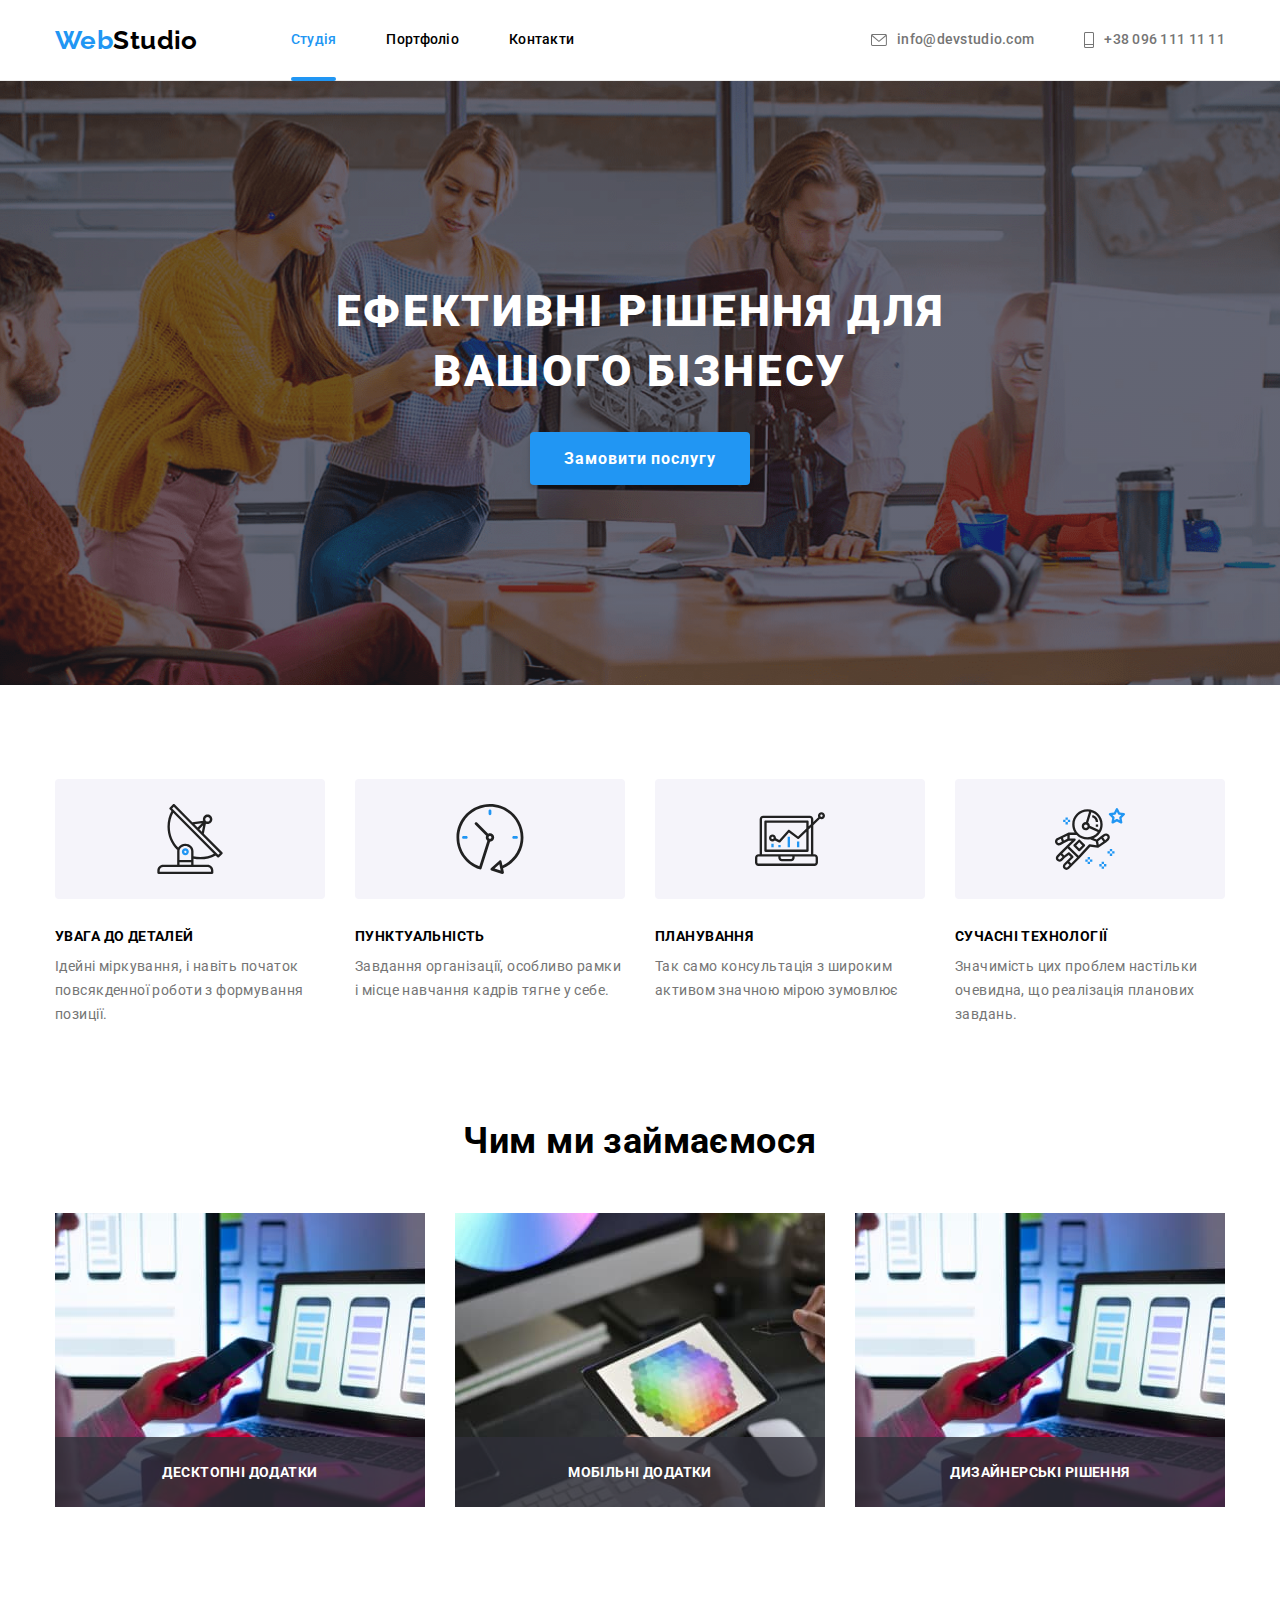
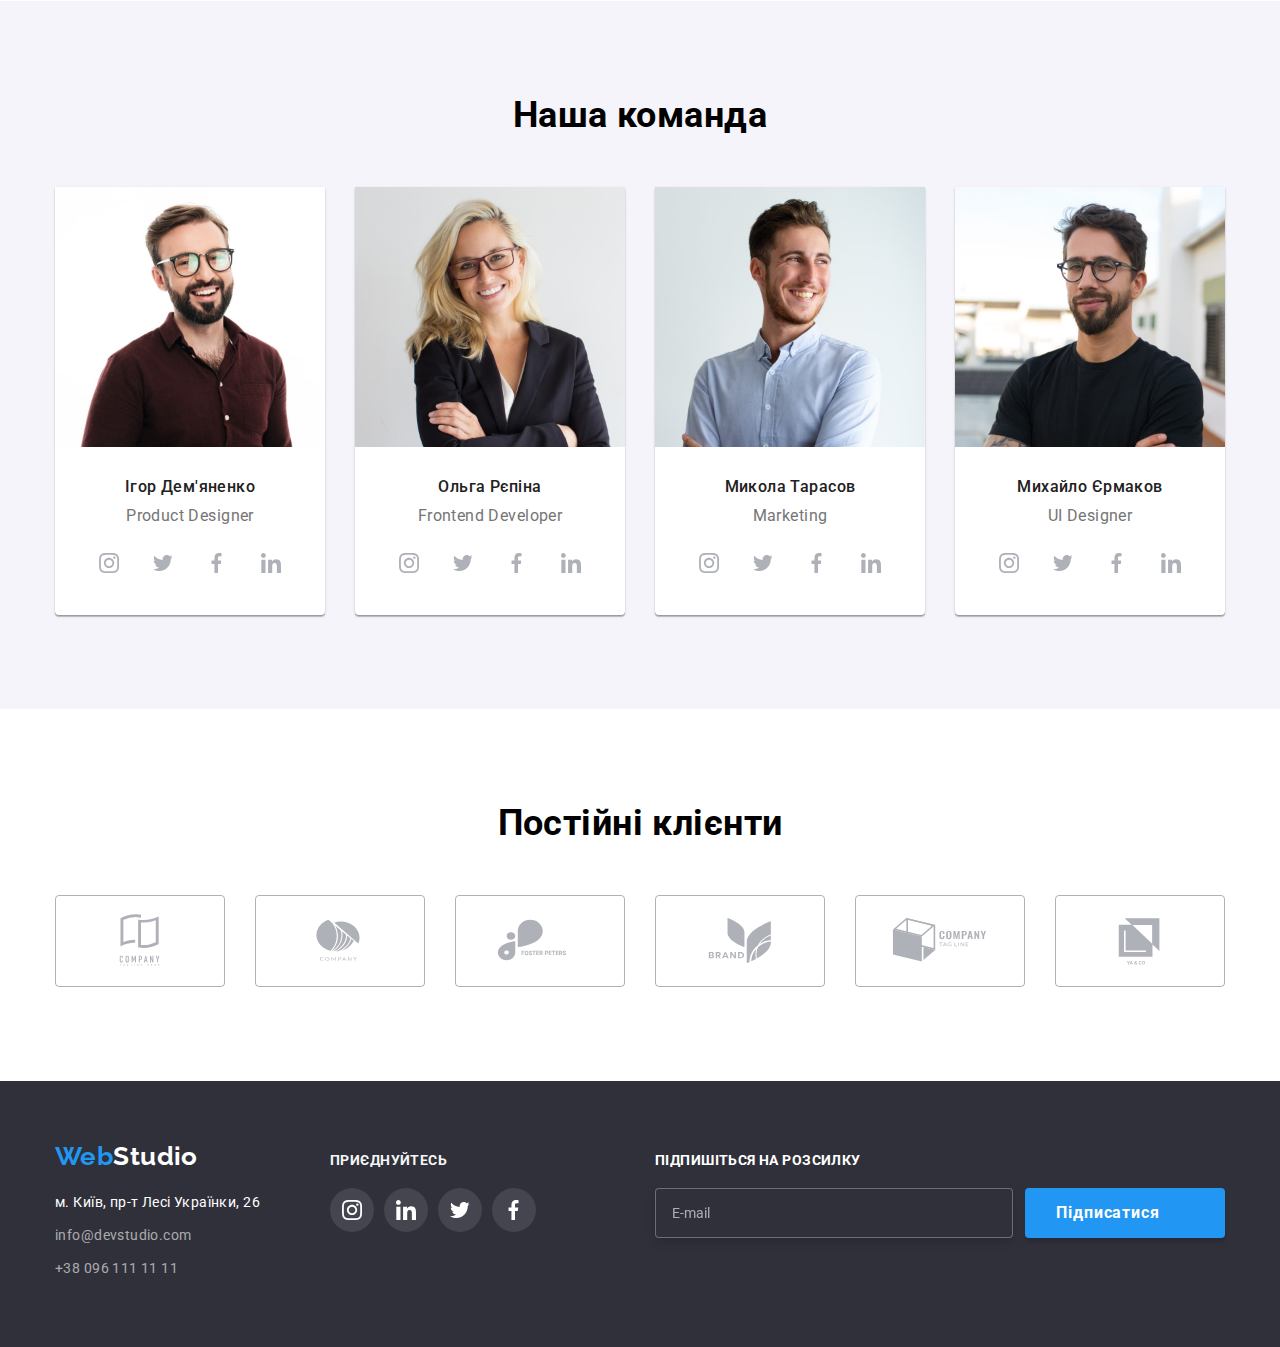
<file: index.html>
<!DOCTYPE html>
<html lang="uk">
<head>
  <meta charset="UTF-8">
  <meta http-equiv="X-UA-Compatible" content="IE=edge">
  <meta name="viewport" content="width=device-width, initial-scale=1.0">
  <!-- FONTS -->
  <link href="https://fonts.googleapis.com/css2?family=Raleway:wght@700&family=Roboto:wght@400;500;700;900&display=swap" rel="stylesheet">
  <!--MODERN-NORMALIZE  -->
  <link rel="stylesheet" href="https://cdn.jsdelivr.net/npm/modern-normalize@1.1.0/modern-normalize.min.css">
  
  <link rel="stylesheet" href="./css/styles.css" />
  <title>WebStudio</title>
</head>
<body>

 <!-- HEDEAR -->
 <header class="header">
  <div class="container header-container">
    <nav class="nav">
    <a class="logo" href="./index.html"><span class="logo-decoration">Web</span>Studio</a>
      <ul class="list-nav list">
        <li class="item-list"><a class="link current" href="./index.html">Студія</a></li>
        <li class="item-list"><a class="link" href="./portfolio.html">Портфоліо</a></li>
        <li class="item-list"><a class="link" href="#">Контакти</a></li>
      </ul>
    </nav>

    <ul class="list-contact list">
      <li class="item-contact">
        <a class="link" href="mailto:info@devstudio.com">
          <svg class="contacts-icons-mailtu">
            <use href="./images/icons/contacts.svg#icon-envelope"></use>
          </svg>info@devstudio.com
        </a>
      </li>
      <li class="item-contact">
        <a class="link" href="tel:+380961111111">
          <svg class="contacts-icons-phone">
            <use href="./images/icons/contacts.svg#icon-phone"></use>
          </svg>+38 096 111 11 11
        </a>
      </li>
    </ul>
  </div>
 </header>
 <main>

 <!-- HERO -->
  <section class="hero section">
    <div class="container">
      <h1 class="hero-title">Ефективні рішення для вашого бізнесу</h1>
      <button class="btn-hero" data-modal-open type="button">Замовити послугу</button>
    </div>
  </section>

  <!-- ADVANTAGES -->
  <section class="advantages section">
    <h2 class="visually-hidden">Переваги</h2>
      <div class="container">
        <ul class="list-advantages list">
          <li class="item-advantages">
            <div class="blok-advantes">
              <svg class="icon-advantes">
                <use  href="./images/icons/work.svg#icon-antenna"></use>
              </svg>
            </div>
            <h3 class=advantages-title>УВАГА ДО ДЕТАЛЕЙ</h3>
            <p class="advantages-text">Ідейні міркування, і навіть початок повсякденної роботи з формування позиції.</p>
          </li>

          <li class="item-advantages">
            <div class="blok-advantes">
              <svg class="icon-advantes">
                <use  href="./images/icons/work.svg#icon-clock"></use>
              </svg>
            </div>
            <h3 class="advantages-title">ПУНКТУАЛЬНІСТЬ</h3>
            <p class="advantages-text">Завдання організації, особливо рамки і місце навчання кадрів тягне у себе.</p>
          </li>

          <li class="item-advantages">
            <div class="blok-advantes">
              <svg class="icon-advantes">
                <use  href="./images/icons/work.svg#icon-diagram"></use>
              </svg>
            </div>
            <h3 class="advantages-title">ПЛАНУВАННЯ</h3>
            <p class="advantages-text">Так само консультація з широким активом значною мірою зумовлює</p>
          </li>

          <li class="item-advantages">
            <div class="blok-advantes">
              <svg class="icon-advantes">
                <use  href="./images/icons/work.svg#icon-astronaut"></use>
              </svg>
            </div>
            <h3 class="advantages-title">СУЧАСНІ ТЕХНОЛОГІЇ</h3>
            <p class="advantages-text">Значимість цих проблем настільки очевидна, що реалізація планових завдань.</p>
          </li>
        </ul>
    </div>
  </section>

    <!-- WORK -->
    <section class="work section">
      <div class="container">
        <h2 class="section-title">Чим ми займаємося</h2>
          <ul class="list-work list">
            <li>
              <div class="work-overlay">
              <img src="./images/img-work-1.jpg" alt="зображення роботи над кодом" width="370" height="294">
              <p class="work-overlay-text">Десктопні додатки</p>
              </div>
            </li>

            <li>
              <div class="work-overlay">
                <img src="./images/img-work-2.jpg" alt="зображення роботи над мобільним додатком" width="370" height="294">
                <p class="work-overlay-text">Мобільні додатки</p>
            </div>
            </li>

            <li>
              <div class="work-overlay">
                <img src="./images/img-work-1.jpg" alt="зображення роботи над дизайном" width="370" height="294">
                <p class="work-overlay-text">Дизайнерські рішення</p>
              </div>
            </li>
          </ul>
      </div>
    </section>

    <!-- TEAM -->
    <section class="team section">
      <div class="container">
        <h2 class="section-title">Наша команда</h2>
          <ul class="list-team list">
            <li class="item-team">
              <img src="./images/img-product-designer.jpg" alt="Ігор Дем'яненко" width="270" height="260">
              <div class="card-team">
                <h3 class="team-subtitle">Ігор Дем'яненко</h3>
                <p class="team-text" lang="en">Product Designer</p>
              
                <ul class="social-list list">
                  <li class="social-list-item">
                    <a href="" class="social-list-link">
                      <svg lang="en" class="social-list-icon" aria-label="instagram icon">
                        <use href="./images/icons/social-networks.svg#icon-instagram"></use>
                      </svg>
                    </a>
                  </li>
                  <li class="social-list-item">
                    <a href="" class="social-list-link">
                      <svg lang="en" class="social-list-icon" aria-label="twitter icon">
                        <use href="./images/icons/social-networks.svg#icon-twitter"></use>
                      </svg>
                    </a>
                  </li>
                  <li class="social-list-item">
                    <a href="" class="social-list-link">
                      <svg lang="en" class="social-list-icon" aria-label="facebook icon">
                        <use href="./images/icons/social-networks.svg#icon-facebook"></use>
                      </svg>
                    </a>
                  </li>
                  <li class="social-list-item">
                    <a href="" class="social-list-link">
                      <svg lang="en" class="social-list-icon" aria-label="linkedin icon">
                        <use href="./images/icons/social-networks.svg#icon-linkedin"></use>
                      </svg>
                    </a>
                  </li>
                </ul>
              </div>
            </li>

            <li class="item-team">
              <img src="./images/img-frontend-developer.jpg" alt="Ольга Рєпіна" width="270" height="260">
              <div class="card-team">
                <h3 class="team-subtitle">Ольга Рєпіна</h3>
                <p class="team-text" lang="en">Frontend Developer</p>

                <ul class="social-list list">
                  <li class="social-list-item">
                    <a href="" class="social-list-link">
                      <svg lang="en" class="social-list-icon" aria-label="instagram icon">
                        <use href="./images/icons/social-networks.svg#icon-instagram"></use>
                      </svg>
                    </a>
                  </li>
                  <li class="social-list-item">
                    <a href="" class="social-list-link">
                      <svg lang="en" class="social-list-icon" aria-label="twitter icon">
                        <use href="./images/icons/social-networks.svg#icon-twitter"></use>
                      </svg>
                    </a>
                  </li>
                  <li class="social-list-item">
                    <a href="" class="social-list-link">
                      <svg lang="en" class="social-list-icon" aria-label="facebook icon">
                        <use href="./images/icons/social-networks.svg#icon-facebook"></use>
                      </svg>
                    </a>
                  </li>
                  <li class="social-list-item">
                    <a href="" class="social-list-link">
                      <svg lang="en" class="social-list-icon" aria-label="linkedin icon">
                        <use href="./images/icons/social-networks.svg#icon-linkedin"></use>
                      </svg>
                    </a>
                  </li>
                </ul>
              </div>
            </li>

            <li class="item-team">
              <img src="./images/img-marketing.jpg" alt="Микола Тарасов" width="270" height="260">
              <div class="card-team">
                <h3 class="team-subtitle">Микола Тарасов</h3>
                <p class="team-text" lang="en">Marketing</p>

                <ul class="social-list list">
                  <li class="social-list-item">
                    <a href="" class="social-list-link">
                      <svg lang="en" class="social-list-icon" aria-label="instagram icon">
                        <use href="./images/icons/social-networks.svg#icon-instagram"></use>
                      </svg>
                    </a>
                  </li>
                  <li class="social-list-item">
                    <a href="" class="social-list-link">
                      <svg lang="en" class="social-list-icon" aria-label="twitter icon">
                        <use href="./images/icons/social-networks.svg#icon-twitter"></use>
                      </svg>
                    </a>
                  </li>
                  <li class="social-list-item">
                    <a href="" class="social-list-link">
                      <svg lang="en" class="social-list-icon" aria-label="facebook icon">
                        <use href="./images/icons/social-networks.svg#icon-facebook"></use>
                      </svg>
                    </a>
                  </li>
                  <li class="social-list-item">
                    <a href="" class="social-list-link">
                      <svg lang="en" class="social-list-icon" aria-label="linkedin icon">
                        <use href="./images/icons/social-networks.svg#icon-linkedin"></use>
                      </svg>
                    </a>
                  </li>
                </ul>
              </div>
            </li>

            <li class="item-team">
              <img src="./images/img-ul-designer.jpg" alt="Михайло Єрмаков" width="270" height="260">
              <div class="card-team">
                <h3 class="team-subtitle">Михайло Єрмаков</h3>
                <p class="team-text" lang="en">UI Designer</p>

                <ul class="social-list list">
                  <li class="social-list-item">
                    <a href="" class="social-list-link">
                      <svg lang="en" class="social-list-icon" aria-label="instagram icon">
                        <use href="./images/icons/social-networks.svg#icon-instagram"></use>
                      </svg>
                    </a>
                  </li>
                  <li class="social-list-item">
                    <a href="" class="social-list-link">
                      <svg lang="en" class="social-list-icon" aria-label="twitter icon">
                        <use href="./images/icons/social-networks.svg#icon-twitter"></use>
                      </svg>
                    </a>
                  </li>
                  <li class="social-list-item">
                    <a href="" class="social-list-link">
                      <svg lang="en" class="social-list-icon" aria-label="facebook icon">
                        <use href="./images/icons/social-networks.svg#icon-facebook"></use>
                      </svg>
                    </a>
                  </li>
                  <li class="social-list-item">
                    <a href="" class="social-list-link linc">
                      <svg lang="en" class="social-list-icon" aria-label="linkedin icon">
                        <use href="./images/icons/social-networks.svg#icon-linkedin"></use>
                      </svg>
                    </a>
                  </li>
                </ul>
              </div>
            </li>
          </ul>
    </div>
    </section>

    <!-- CUSTOMERS -->
    <section class="sectin-customers section">
      <div class="container">
        <h2 class="customers-title title">Постійні клієнти</h2>
          <ul class="curstomers-list list">
            <li class="curstomers-item">
              <a href="" class="curstomers-link link">
                <svg class="curstomers-icon">
                  <use href="./images/icons/logo.svg#icon-Logo-1"></use>
                </svg>
              </a>
            </li>

            <li class="curstomers-item">
              <a href="" class="curstomers-link link">
                <svg class="curstomers-icon">
                  <use href="./images/icons/logo.svg#icon-Logo-2"></use>
                </svg>
              </a>
            </li>

            <li class="curstomers-item">
              <a href="" class="curstomers-link link">
                <svg class="curstomers-icon">
                  <use href="./images/icons/logo.svg#icon-Logo-3"></use>
                </svg>
              </a>
            </li>

            <li class="curstomers-item">
              <a href="" class="curstomers-link link">
                <svg class="curstomers-icon">
                  <use href="./images/icons/logo.svg#icon-Logo-4"></use>
                </svg>
              </a>
            </li>

            <li class="curstomers-item">
              <a href="" class="curstomers-link link">
                <svg class="curstomers-icon">
                  <use href="./images/icons/logo.svg#icon-Logo-5"></use>
                </svg>
              </a>
            </li>

            <li class="curstomers-item">
              <a href="" class="curstomers-link link">
                <svg class="curstomers-icon">
                  <use href="./images/icons/logo.svg#icon-Logo-6"></use>
                </svg>
              </a>
            </li>
          </ul>
      </div>
    </section>
  </main>

  <!-- FOOTER -->
  <footer class="footer">
      <div class="container footer-box">
          <div class="footer-contacts">
            <a class="logo" href="./index.html"><span class="logo-decoration">Web</span>Studio</a>
            <address class="footer-address">
              <ul class="footer-list list">
                <li class="item-footer"><a class="link-adres" href="">м. Київ, пр-т Лесі Українки, 26</a></li>
                <li class="item-footer"><a class="link" href="mailto:info@devstudio.com">info@devstudio.com</a></li>
                <li class="item-footer"><a class="link" href="tel:+380961111111">+38 096 111 11 11</a></li>
              </ul>
            </address>
          </div>

          <!-- FOOTER-SOCIAL -->
          <div class="footer-social">
          <h2 class="footer-social-title">приєднуйтесь</h2>

          <ul class="footer-social-list list">
            <li class="footer-social-item">
              <a href="" class="footer-social-link">
                <svg class="footer-social-icon">
                  <use class="use" href="./images/icons/social-networks.svg#icon-instagram"></use>
                </svg>
              </a>
            </li>

            <li class="footer-social-item">
              <a href="" class="footer-social-link">
                <svg class="footer-social-icon">
                  <use href="./images/icons/social-networks.svg#icon-linkedin"></use>
                </svg>
              </a>
            </li>

            <li class="footer-social-item">
              <a href="" class="footer-social-link">
                <svg class="footer-social-icon">
                  <use href="./images/icons/social-networks.svg#icon-twitter"></use>
                </svg>
              </a>
            </li>

            <li class="footer-social-item">
              <a href="" class="footer-social-link ">
                <svg class="footer-social-icon">
                  <use href="./images/icons/social-networks.svg#icon-facebook"></use>
                </svg>
              </a>
            </li>
          </ul>
        </div>


        <div class="subscription">
          <p class="footer-title-form">Підпишіться на розсилку</p>
          <form class="footer-form">
            <input class="footer-form-input" name="user_email"
            type="email" 
            pattern="[a-zA-Zа]+"
            placeholder="E-mail">
            <button class="footer-form-btn" type="submit">
              Підписатися
              <svg class="footer-icon-btn">
                <use href="./images/icons/social-networks.svg#icon-send"></use>
              </svg>
            </button>
          </form>
      </div>
    </div>
  </footer>

  <!--MODAL-BACKDROP -->
 
  <div class="backdrop is-hidden" data-modal>
    <div class="modal">
      <button class="modal-close-btn" data-modal-close>
        <svg class="modal-icon-close">
          <use href="./images/icons/modal-window.svg#icon-close"></use>
        </svg>
      </button>
      
      <p class="modal-title">Залиште свої дані, ми вам передзвонимо</p>
      <form class="modal-form">
        <label class="modal-lable">
          <span class="modal-input-fild">Ім'я</span>
          <span class="modal-form-icon">
            <input class="modal-input" 
            name="user_name" 
            type="text" 
            required 
            pattern="[a-zA-Zа-яА-ЯіІїЇ]+">
            <svg class="form-input-icon" width="12px"
            height="12px">
              <use class="input-icon" href="./images/icons/modal-window.svg#icon-uzer"></use>
            </svg>
          </span>
        </label>
      
        <label class="modal-lable">
          <span class="modal-input-fild">Телефон</span>
          <span class="modal-form-icon">
            <input class="modal-input" 
            name="user_phone" 
            type="tel" 
            required 
            pattern="[0-9]{3}-[0-9]{3}-[0-9]{2}-[0-9]{2}" 
            title="xxx-xxx-xx-xx">
            <svg class="form-input-icon" width="13px" 
            height="13px">
              <use class="input-icon"  href="./images/icons/modal-window.svg#icon-phone"></use>
            </svg>
          </span>
        </label>
      
        <label class="modal-lable">
          <span class="modal-input-fild">Пошта</span>
          <span class="modal-form-icon">
            <input class="modal-input" 
            name="user_email" 
            type="email"
            pattern="[a-zA-Zа]+">
            <svg class="form-input-icon" width="15px" 
            height="12px" >
              <use class="input-icon" href="./images/icons/modal-window.svg#icon-letter"></use>
            </svg>
          </span>
        </label>
      
        <label class="modal-lable-textarea">
          <span class="modal-input-fild">Коментар</span>
          <textarea class="modal-textarea" 
          name="user_message"
          placeholder="Введіть текст"></textarea>
        </label>
      
        <label class="modal-checkbox-field">
          <input class="modal-checkbox"
          name="user_policy" 
          type="checkbox" 
          required>
          <svg class="icon-checkbox">
            <use class="icon-checkbox-active" href="./images/icons/modal-window.svg#icon-check-box"></use>
          </svg>
          Погоджуюся з розсилкою та приймаю&nbsp;<a class="checkbox-link" href=""> Умови договору</a>
        </label>

        <button class="modal-form-btn" type="submit">Надіслати</button>
      </form>
    </div>
  </div>



  <script src="./js/modal.js"></script>
</body>
</html>
</file>
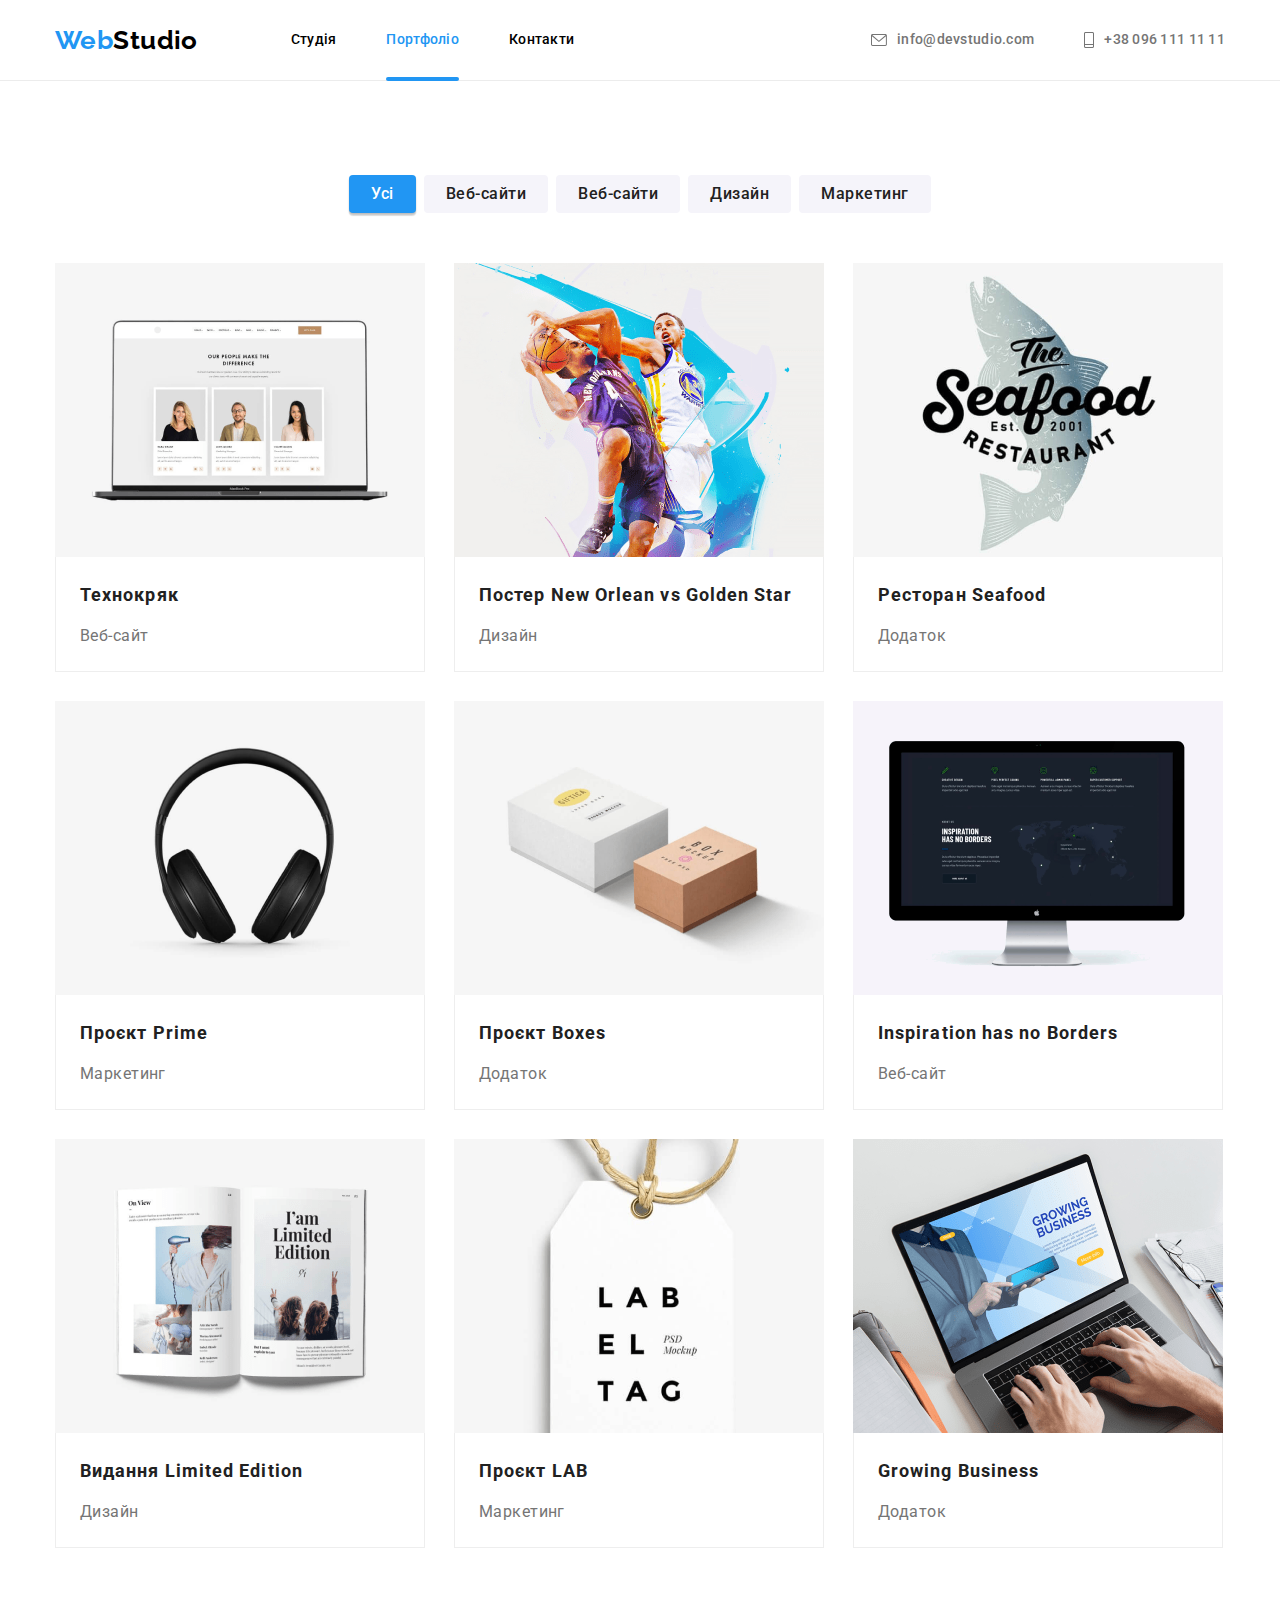
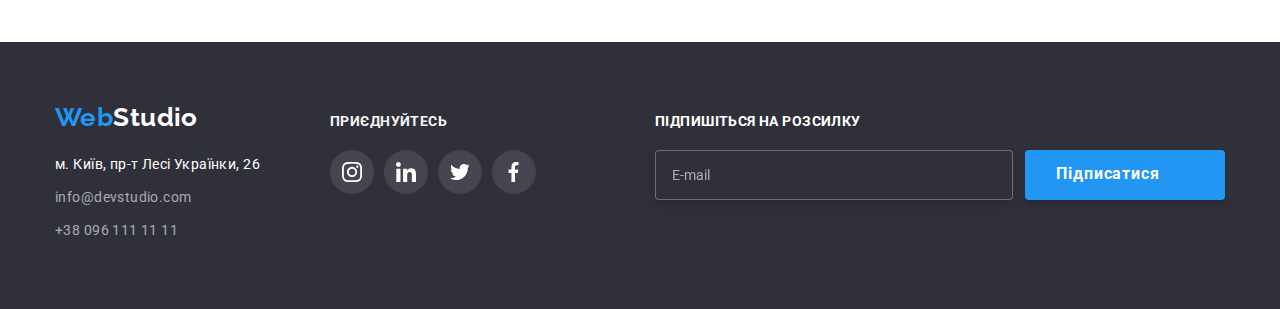
<file: portfolio.html>
<!DOCTYPE html>
<html lang="uk">
  <head>
    <meta charset="UTF-8">
    <meta http-equiv="X-UA-Compatible" content="IE=edge">
    <meta name="viewport" content="width=device-width, initial-scale=1.0">
    <!-- FONTS -->
    <link href="https://fonts.googleapis.com/css2?family=Raleway:wght@700&family=Roboto:wght@400;500;700;900&display=swap" rel="stylesheet">
    <!--MODERN-NORMALIZE  -->
    <link rel="stylesheet" href="https://cdn.jsdelivr.net/npm/modern-normalize@1.1.0/modern-normalize.min.css">

    <link rel="stylesheet" href="./css/styles.css" />
    <title>WebStudio</title>
  </head>
  <body>

    <!-- HEDEAR -->
    <header class="header">
      <div class="container header-container">
        <nav class="nav">
          <a class="logo" href="./index.html"><span class="logo-decoration">Web</span>Studio</a>
          <ul class="list-nav list">
            <li class="item-list"><a class="link" href="./index.html">Студія</a></li>
            <li class="item-list"><a class="link current" href="./portfolio.html">Портфоліо</a></li>
            <li class="item-list"><a class="link" href="#">Контакти</a></li>
          </ul>
        </nav>

        <ul class="list-contact list">
          <li class="item-contact">
            <a class="link" href="mailto:info@devstudio.com">
              <svg class="contacts-icons-mailtu">
                <use href="./images/icons/contacts.svg#icon-envelope"></use>
              </svg>info@devstudio.com
            </a>
          </li>
          <li class="item-contact">
            <a class="link" href="tel:+380961111111">
              <svg class="contacts-icons-phone">
                <use href="./images/icons/contacts.svg#icon-phone"></use>
              </svg>+38 096 111 11 11
            </a>
          </li>
        </ul>
      </div>
    </header>

    <!-- PORTFOLIO -->
    <main>
      <section class="portfolio sectio">
        <div class="container">
          <h1 class="visually-hidden ">Портфоліо</h1>
          <ul class="list-btn list">
            <li>
              <button class="btn-portfolio active" type="button">Усі</button>
            </li>
            <li>
              <button class="btn-portfolio" type="button">Веб-сайти</button>
            </li>
            <li>
              <button class="btn-portfolio" type="button">Веб-сайти</button>
            </li>
            <li>
              <button class="btn-portfolio" type="button">Дизайн</button>
            </li>
            <li>
              <button class="btn-portfolio" type="button">Маркетинг</button>
            </li>
          </ul>

          <!-- PORTFOLIO-IMG -->

            <ul class="list-portfolio list">
              <li>
                <a href="" class="portfolio-link link">
                  <div class="protfolio-overlay">
                    <img src="./images/portfolio-images/portfolio-img.1-min.png" alt="Зображений ноутбук з відкритим сайтом" height="294" width="370">
                    <p class="portfolio-overlay-text">Ресурс пропонує комплексні пропозиції з різним рівнем функціоналу та сервісів. Все це дозволить відвідувачу отримати вичерпні відомості про компанію чи приватну особу.</p>
                  </div>
                  <div class="portfolio-card">
                    <h2 class="title">Технокряк</h2>
                    <p class="text">Веб-сайт</p>
                  </div>
                </a>
              </li>
      
              <li>
                <a href="" class="portfolio-link link">
                  <div class="protfolio-overlay">
                    <img src="./images/portfolio-images/portfolio-img.2-min.png" alt="Постер з двома баскедболістами" height="294" width="370">
                    <p class="portfolio-overlay-text">Ресурс пропонує комплексні пропозиції з різним рівнем функціоналу та сервісів. Все це дозволить відвідувачу отримати вичерпні відомості про компанію чи приватну особу.</p>
                  </div>
                  <div class="portfolio-card">
                    <h2 class="title">Постер New Orlean vs Golden Star</h2>
                    <p class="text">Дизайн</p>
                  </div>
                </a>
              </li>
      
              <li>
                <a href="" class="portfolio-link link">
                  <div class="protfolio-overlay">
                    <img src="./images/portfolio-images/portfolio-img.3-min.png" alt="Логотип ресторану" height="294" width="370">
                    <p class="portfolio-overlay-text">Ресурс пропонує комплексні пропозиції з різним рівнем функціоналу та сервісів. Все це дозволить відвідувачу отримати вичерпні відомості про компанію чи приватну особу.</p>
                  </div>
                  <div  class="portfolio-card">
                    <h2 class="title">Ресторан Seafood</h2>
                    <p class="text">Додаток</p>
                  </div>
                </a>
              </li>
      
              <li>
                <a href="" class="portfolio-link link">
                  <div class="protfolio-overlay">
                    <img src="./images/portfolio-images/portfolio-img.4-min.png" alt="Зображення чорних навушників" height="294" width="370">
                    <p class="portfolio-overlay-text">Ресурс пропонує комплексні пропозиції з різним рівнем функціоналу та сервісів. Все це дозволить відвідувачу отримати вичерпні відомості про компанію чи приватну особу.</p>
                  </div>
                  <div  class="portfolio-card">
                    <h2 class="title">Проєкт Prime</h2>
                    <p class="text">Маркетинг</p>
                  </div>
                </a>
              </li>
      
              <li>
                <a href="" class="portfolio-link link">
                  <div class="protfolio-overlay">
                    <img src="./images/portfolio-images/portfolio-img.5-min.png" alt="Зображення двох коробок" height="294" width="370">
                    <p class="portfolio-overlay-text">Ресурс пропонує комплексні пропозиції з різним рівнем функціоналу та сервісів. Все це дозволить відвідувачу отримати вичерпні відомості про компанію чи приватну особу.</p>
                  </div>
                  <div  class="portfolio-card">
                    <h2 class="title">Проєкт Boxes</h2>
                    <p class="text">Додаток</p>
                  </div>
                </a>
              </li>
      
              <li>
                <a href="" class="portfolio-link link">
                  <div class="protfolio-overlay">
                    <img src="./images/portfolio-images/portfolio-img.6-min.png" alt="Монітор комп'ютера" height="294" width="370">
                    <p class="portfolio-overlay-text">Ресурс пропонує комплексні пропозиції з різним рівнем функціоналу та сервісів. Все це дозволить відвідувачу отримати вичерпні відомості про компанію чи приватну особу.</p>
                  </div>
                  <div  class="portfolio-card">
                    <h2 class="title">Inspiration has no Borders</h2>
                    <p class="text">Веб-сайт</p>
                  </div>
                </a>
              </li>
      
              <li>
                <a href="" class="portfolio-link link">
                  <div class="protfolio-overlay">
                    <img src="./images/portfolio-images/portfolio-img.7-min.png" alt="Зображиний журнал" height="294" width="370">
                    <p class="portfolio-overlay-text">Ресурс пропонує комплексні пропозиції з різним рівнем функціоналу та сервісів. Все це дозволить відвідувачу отримати вичерпні відомості про компанію чи приватну особу.</p>
                  </div>
                  <div  class="portfolio-card">
                    <h2 class="title">Видання Limited Edition</h2>
                    <p class="text">Дизайн</p>
                  </div>
                </a>
              </li>
      
              <li>
                <a href="" class="portfolio-link link">
                  <div class="protfolio-overlay">
                    <img src="./images/portfolio-images/portfolio-img.8-min.png" alt="Зображеня лейбла" height="294" width="370">
                    <p class="portfolio-overlay-text">Ресурс пропонує комплексні пропозиції з різним рівнем функціоналу та сервісів. Все це дозволить відвідувачу отримати вичерпні відомості про компанію чи приватну особу.</p>
                  </div>
                  <div  class="portfolio-card">
                    <h2 class="title">Проєкт LAB</h2>
                    <p class="text">Маркетинг</p>
                  </div>
                </a>
              </li>
      
              <li>
                <a href="" class="portfolio-link link">
                  <div class="protfolio-overlay">
                    <img src="./images/portfolio-images/portfolio-img.9-min.png" alt="Зображиний ноутбук" height="294" width="370">
                    <p class="portfolio-overlay-text">Ресурс пропонує комплексні пропозиції з різним рівнем функціоналу та сервісів. Все це дозволить відвідувачу отримати вичерпні відомості про компанію чи приватну особу.</p>
                  </div>
                  <div  class="portfolio-card">
                    <h2 class="title">Growing Business</h2>
                    <p class="text">Додаток</p>
                  </div>
                </a>
              </li>
            </ul>
          </div>
          </section>
        </main>
    <!-- FOOTER -->
    <footer class="footer">
      <div class="container footer-box">
          <div class="footer-contacts">
            <a class="logo" href="./index.html"><span class="logo-decoration">Web</span>Studio</a>
            <address class="footer-address">
              <ul class="footer-list list">
                <li class="item-footer"><a class="link-adres" href="">м. Київ, пр-т Лесі Українки, 26</a></li>
                <li class="item-footer"><a class="link" href="mailto:info@devstudio.com">info@devstudio.com</a></li>
                <li class="item-footer"><a class="link" href="tel:+380961111111">+38 096 111 11 11</a></li>
              </ul>
            </address>
          </div>
  
          <!-- FOOTER-SOCIAL -->
          <div class="footer-social">
          <h2 class="footer-social-title">приєднуйтесь</h2>
  
          <ul class="footer-social-list list">
            <li class="footer-social-item">
              <a href="" class="footer-social-link">
                <svg class="footer-social-icon">
                  <use class="use" href="./images/icons/social-networks.svg#icon-instagram"></use>
                </svg>
              </a>
            </li>
  
            <li class="footer-social-item">
              <a href="" class="footer-social-link">
                <svg class="footer-social-icon">
                  <use href="./images/icons/social-networks.svg#icon-linkedin"></use>
                </svg>
              </a>
            </li>

            <li class="footer-social-item">
            <a href="" class="footer-social-link">
              <svg class="footer-social-icon">
                <use href="./images/icons/social-networks.svg#icon-twitter"></use>
              </svg>
            </a>
          </li>

          <li class="footer-social-item">
            <a href="" class="footer-social-link ">
              <svg class="footer-social-icon">
                <use href="./images/icons/social-networks.svg#icon-facebook"></use>
              </svg>
            </a>
          </li>
        </ul>
      </div>


      <div class="subscription">
        <p class="footer-title-form">Підпишіться на розсилку</p>
        <form class="footer-form">
          <input class="footer-form-input" name="my_email" 
          type="email" 
          pattern="[a-zA-Zа]+"
          placeholder="E-mail">
          <button class="footer-form-btn" type="button">
            Підписатися
            <svg class="footer-icon-btn">
              <use href="./images/icons/social-networks.svg#icon-send"></use>
            </svg>
          </button>
        </form>
    </div>
  </div>
</footer>
</body>
</html>
</file>
<file: css/styles.css>
/* Колір h2.h3 #212121*/
/* Колір тексту на темному фоні #FFFFFF */
/* Колір фона #FFFFFF */
/* Другорядний колір фона #2F303A*/
/* Другорядний колір тексту #757575*/
/* Колір тексту address rgba(255, 255, 255, 0.6); */
/* Колір акценту #2196F3*/



:root {
  --primary-font: "Roboto", sans-serif;
  --secondary-font: "Raleway", sans-serif;
  --primary-text-dark-color: #212121;
  --secondary-text-dark-color: #757575;
  --primary-text-light-color: #FFFFFF;
  --secondary-text-light-color: rgba(255, 255, 255, 0.6);
  --primary-background-color: #FFFFFF;
  --secondary-background-color:#2F303A;
  --primary-dark-background-color: #2F303A;
  --accent-color: #2196F3;
  --transition-dur-and-func: 250ms cubic-bezier(0.4, 0, 0.2, 1);
}

img {
    display: block;
    max-width: 100%;
    height: auto;
}

.list {
  list-style: none;
}

.link{
  text-decoration: none;
}

h1,
h2,
h3,
h4,
p {
  margin-top: 0;
  margin-bottom: 0;
}

button {
  cursor: pointer;
}

ul,ol {
  margin-top: 0;
  margin-bottom: 0;
  padding-left: 0;
}

body {
  color: var(--primary-text-color);
  box-sizing: border-box;
  font-family: Roboto, sans-serif;
  letter-spacing: 0.03em;
  font-size: 14px;
  background-color: #FFFFFF;
}

.container {
  width: 1200px;
  margin-left: auto;
  margin-right: auto;
  padding-left: 15px;
  padding-right: 15px;
}

.section {
  padding-top: 94px;
  padding-bottom: 94px;
}

/* HEADER*/

.header {
  border-bottom: 1px solid #ECECEC;
}


.header-container {
  display: flex;
  justify-content: space-between;
}

.nav {
  display: flex;
  align-items: center;

}

/* LOGO */
.logo{
font-family: var(--secondary-font);
font-weight: 700;
font-size: 26px;
line-height: 1.19;
text-decoration: none;
margin-right: 93px;
display: block;

color: var(--primary-text-color);
}

.logo-decoration {
  font-size: 26px;
  line-height: 1.12;
  color: var(--accent-color);
}

/* LIST-NAV*/
.list-nav {
  display: flex;
  column-gap: 50px;
}

.list-nav .link {
  position: relative;
  font-weight: 500;
  line-height: 1.14;
  letter-spacing: 0.02em;
  text-decoration: none;
  display: block;
  padding: 32px 0;
  color: var(--primary-text-color);
  transition: color var(--transition-dur-and-func);
}

.list-nav .link:hover,
.list-nav .link:focus{
  color: var(--accent-color)
}

.list-nav .link.current {
  color: var(--accent-color);
}

.list-nav .link.current::after{
  content: "";
  position: absolute;
  bottom:-1px;
  right: 0;
  display: block;
  color:  var(--accent-color);
  width: 100%;
  height: 4px;
 
  background-color: var(--accent-color);
  border-radius: 2px;
}


/* LIST-CONTACT  */
.list-contact {
  display: flex;
  align-items: center;
}

.item-contact {
  margin-right: 50px;
}

.item-contact:last-child{
  margin-right: 0;
}

.list-contact .link{
  display: flex;
  justify-content: center;
  align-items: center;
  font-weight: 500;
  line-height: 1.14;
  letter-spacing: 0.02em;
  padding: 32px 0;
  color: var(--secondary-text-dark-color);
  
  transition: color var(--transition-dur-and-func);
  }

.list-contact .link:hover,
.list-contact .link:focus {
  color: var(--accent-color);
}


/* CONTACTS-ICONS */

.contacts-icons-mailtu {
  height: 12px;
  width: 16px;
  margin-right: 10px;
  fill: currentColor;

}

.contacts-icons-phone {
  height: 16px;
  width: 10px;
  margin-right: 10px;
  fill: currentColor;

}

/*========================== /HEADER ================================= */



/* HERO */
.hero {
  padding-top: 200px;
  padding-bottom: 200px;
  text-align: center;
  max-width: 1600px;
  margin: 0 auto;

  background-image: linear-gradient(rgba(47, 48, 58, 0.4), rgba(47, 48, 58, 0.4)), url("../images/img-hero.png");
  background-size: cover;
  background-position: center;
  background-repeat: no-repeat;
  background-color: #2F303A;
}

.hero-title {
  font-family: var(--primary-font);
  font-weight: 900;
  font-size: 44px;
  line-height: 1.37;

  margin-left: auto;
  margin-right: auto;
  text-align: center;
  letter-spacing: 0.06em;
  text-transform: uppercase;
  display: block;
  width: 696px;

  color: var(--primary-text-light-color);
}

/* HERO BTN */

.btn-hero {
font-family: inherit;
font-weight: 700;
font-size: 16px;
line-height: 1.87;

align-items: center;
text-align: center;
letter-spacing: 0.06em;
cursor: pointer;

padding: 10px 32px;
border-color: transparent;

box-shadow: 0px 4px 4px rgba(0, 0, 0, 0.15);
border-radius: 4px;

margin-top: 30px;
color: var(--primary-text-light-color);
background-color: var(--accent-color);
transition: background-color var(--transition-dur-and-func);
}

.btn-hero:hover,
.btn-hero:focus {
  background-color:#188CE8
}

.section-title {
  font-weight: 700;
  font-size: 36px;
  line-height: 1.16;
  text-align: center;

  margin-bottom: 50px;

  color: var(--primary-text-color);
}

/* ADVANTAGES */

.visually-hidden {
  position: absolute;
  white-space: nowrap;
  width: 1px;
  height: 1px;
  overflow: hidden;
  border: 0;
  padding: 0;
  clip: rect(0 0 0 0);
  clip-path: inset(50%);
  margin: -1px;
}

.list-advantages {
  display: flex;
  column-gap: 30px;
}

.item-advantages {
  flex-basis: calc((100% - 90px) / 4);
}

.blok-advantes {
  display: flex;
  height: 120px;
  justify-content: center;
  align-items: center;
  border-radius: 4px;

  background-color: #F5F4FA;
}

.icon-advantes {
  width: 70px;
  height: 70px;
}

.advantages-title{
  font-size: 14px;
  font-weight: 700;
  line-height: 1.14;
  margin-top: 30px;
  text-transform: uppercase;
}

.advantages-text{
  line-height: 1.71;
  margin-top: 10px;

  color: var(--secondary-text-dark-color)
}

/* WORK */

.work {
  padding-top: 0;
}

.list-work {
  display: flex;
  column-gap: 30px ;
}

/* WORK-OVERLAY */

.work-overlay {
  position: relative;
  width: 100%;
  overflow: hidden;
}


.work-overlay-text {
  position: absolute;
  bottom: 0;
  right: 0;

  
  width: 100%;
  height: 70px;
  font-weight: 700;
  text-align: center;
  text-transform: uppercase;
  padding: 27px 0;
  color: var(--primary-text-light-color);
  background: rgba(47, 48, 58, 0.8);
}


/* TEAM */

.team {
  padding-top: 94px;
  padding-bottom: 94px;
  background-color: #F5F4FA;
}

.list-team {
  display: flex;
  column-gap: 30px;
}

.item-team {
  box-shadow: 0px 1px 3px rgba(0, 0, 0, 0.12), 0px 1px 1px rgba(0, 0, 0, 0.14),
    0px 2px 1px rgba(0, 0, 0, 0.2);
  border-radius: 0px 0px 4px 4px;
  background-color: #ffffff;
}
  
.card-team {
  padding: 30px 0;
}

.team-subtitle {
  font-weight: 500;
  font-size: 16px;
  line-height: 1.19;
  text-align: center;

  color: var(--primary-text-dark-color)
}

.team-text {
  font-size: 16px;
  line-height: 1.19;
  text-align: center;
  margin-top: 10px;
  color: var(--secondary-text-dark-color)
}

/* SOCIAL-LINC */

.social-list {
  display: flex;
  justify-content: center;
  column-gap: 10px;
  margin-top: 16px;
}

.social-list-link {
  display: flex;
  align-items: center;
  justify-content: center;
  width: 44px;
  height: 44px;
  border-radius: 50%;

  background-color: #FFFFFF;
  transition: background-color var(--transition-dur-and-func);
}

.social-list-link:hover,
.social-list-link:focus {
  background-color:var(--accent-color);
}

.social-list-icon {
  height: 20px;
  width: 20px;
  fill:#AFB1B8;
  transition: fill var(--transition-dur-and-func);
}

.social-list-link:hover .social-list-icon,
.social-list-link:focus .social-list-icon {
  fill: #ffffff;
}


/* CUSTOMERS */

.customers-title {
  font-weight: 700;
  font-size: 36px;
  line-height: 1.16;
  text-align: center;

  margin-bottom: 50px;

  color: var(--primary-text-color);
}

.curstomers-list {
  display: flex;
  justify-content: center;
  gap: 30px;
}

.curstomers-item {
  width: 170px;
  height: 92px;
}


.curstomers-link {
  display: flex;
  justify-content: center;
  align-items: center;
  height: 100%;
  width: 100%;
  border-radius: 4px;
  border: 1px solid #AFB1B8;
  transition: border var(--transition-dur-and-func);

}

.curstomers-link:hover,
.curstomers-link:focus {
  border: 1px solid var(--accent-color);
}


.curstomers-icon {
  fill: #afb1b8;
  height: 60px;
  width: 106px;
   transition: fill var(--transition-dur-and-func);
}


.curstomers-link:hover .curstomers-icon,
.curstomers-link:focus .curstomers-icon {

  fill: var(--accent-color);

}



/*==================================
 PORTFOLIO 
 ==================================*/
 .portfolio {
  padding-top: 94px;
  padding-bottom: 94px;
 }

 .list-btn {
  display: flex;
  column-gap: 8px;
  justify-content: center;
 }

 .list-btn .btn-portfolio {

  font-family:inherit;
  font-style: normal;
  font-weight: 500;
  font-size: 16px;
  line-height: 1.62;
  cursor: pointer;

  text-align: center;
  letter-spacing: 0.03em;
  padding: 6px 22px;

  background: #F5F4FA;
  border-radius: 4px;
  border: transparent;
  transition: color var(--transition-dur-and-func), background-color var(--transition-dur-and-func),
  box-shadow var(--transition-dur-and-func);

  color: var(--primary-text-dark-color)

 }

 .list-btn .btn-portfolio:hover,
 .list-btn .btn-portfolio:focus {
  background-color: var(--accent-color);
  color: var(--primary-text-light-color);
  box-shadow: 0px 3px 1px rgba(0, 0, 0, 0.1), 0px 1px 2px rgba(0, 0, 0, 0.08), 0px 2px 2px rgba(0, 0, 0, 0.12);
  border-radius: 4px;
 }

 .list-btn .active {
  background-color:  var(--accent-color);
  color: var(--primary-text-light-color);
  box-shadow: 0px 3px 1px rgba(0, 0, 0, 0.1), 0px 1px 2px rgba(0, 0, 0, 0.08), 0px 2px 2px rgba(0, 0, 0, 0.12);
  border-radius: 4px;
 }

 /* PORTFOLIO IMG */

 .list-portfolio {
  display: flex;
  flex-wrap: wrap;
  gap: 29px;
  margin-top: 50px;
 }

 .portfolio-link {
   display: inline-block;
   background-color: var(--primary-background-color);
   transition: box-shadow 250ms cubic-bezier(0.4, 0, 0.2, 1);
 }

 .portfolio-link:hover,
 .portfolio-link:focus {
   background: #FFFFFF;
   box-shadow: 0px 1px 1px rgba(0, 0, 0, 0.12), 0px 4px 4px rgba(0, 0, 0, 0.06), 1px 4px 6px rgba(0, 0, 0, 0.16);
 }

.portfolio-card {
  padding: 20px  24px;
  background: #FFFFFF;
  border: 1px solid #EEEEEE;
  border-top: none;

}

 .list-portfolio .title {
  font-weight: 700;
  font-size: 18px;
  line-height: 2;
  letter-spacing: 0.06em;
  color:var(--primary-text-dark-color);
 }

 .list-portfolio .text {

  font-style: normal;
  font-weight: 400;
  font-size: 16px;
  line-height: 30px;
  margin-top: 8px;

  color: var(--secondary-text-dark-color);
 }

 /* PORTFOLIO-OVERLAY */

.protfolio-overlay {
  position: relative;
  overflow: hidden;
  
}

.portfolio-overlay-text {
position: absolute;
bottom: 0;
right: 0;

width: 100%;
height: 100%;
padding: 63px 24px;
font-size: 18px;
line-height: 1.56;
color: #FFFFFF;
transform: translateY(100%);
transition: transform var(--transition-dur-and-func);

background: rgba(33, 150, 243, 0.9);

}

.portfolio-link:hover .portfolio-overlay-text,
.portfolio-link:focus .portfolio-overlay-text {
transform: translateY(0%);
}
 
/* FOOTER*/

.footer {
  padding-top: 60px;
  padding-bottom: 66px;
  background-color: var(--primary-dark-background-color);
}


.footer-box {
  display: flex;
  align-items: baseline;
}


.footer .logo {
  font-family: var(--secondary-font);
  font-weight: 700;
  font-size: 26px;
  line-height: 1.19;
  text-decoration: none;
  color: var(--primary-text-light-color);
  margin-right: 0;
  
}

.footer .logo-decoration {
  font-size: 26px;
  line-height: 1.19;
  color: var(--accent-color);
}

.footer-address {
  font-style: normal;
  margin-top: 20px;
}

.item-footer {
  margin-top: 9px;
}

.item-footer:first-child {
  margin-top: 0;
}

.footer .link-adres {
  display: block;
  line-height: 1.71;
  text-decoration: none;

  color: var(--primary-text-light-color)
  }

.footer .link {
  display: block;
  line-height: 1.71;
  text-decoration: none;
  color: var(--secondary-text-light-color);
  transition: var(--transition-dur-and-func);
}

.footer .link:hover,
.footer .link:focus {
  color:var(--accent-color);
}


/* FOOTER-SOCIAL */

.footer-social {
  margin-left: 70px;
}

.footer-social-title {
  margin-bottom: 20px;
  text-transform: uppercase;

  font-size: 14px;
  font-weight: 700;
  line-height: 1.14;
  color: var(--primary-text-light-color);
}

.footer-social-list {
  display: flex;
  justify-content: center;
  column-gap: 10px;

}

.footer-social-title {
  display: flex;
  color: #F5F5F5;
}

.footer-social-list {
  display: flex;
  justify-content: center;
  column-gap: 10px;
}


.footer-social-item {
  display: flex;
  align-items: center;
  justify-content: center;

  width: 44px;
  height: 44px;
  border-radius: 50%;

  background-color: rgba(255, 255, 255, 0.1);
}

.footer-social-link {
  display: flex;
  justify-content: center;
  align-items: center;
  width: 100%;
  height: 100%;
  border-radius: 50%;

  transition: background-color var(--transition-dur-and-func);           
}

.footer-social-link:hover,
.footer-social-link:focus {
  background-color:var(--accent-color);
}

.footer-social-icon {
  height: 20px;
  width: 20px;
  fill: #ffffff;
}

/* =========================FOOTER-FORM============================================================== */
.subscription {
  margin-left: auto;
}

.footer-form {
  display: flex;
  
}

.footer-title-form {
  font-weight: 700;
  line-height: 1.14;
  text-transform: uppercase;
  margin-bottom: 20px;
  color: var(--primary-text-light-color);

}

.footer-form-input {
  width: 358px;
  height: 50px;
  padding-left: 16px;
  color: var(--primary-text-light-color);
  cursor: pointer;
  border: 1px solid rgba(255, 255, 255, 0.3);
  filter: drop-shadow(0px 4px 4px rgba(0, 0, 0, 0.15));
  border-radius: 4px;
  background-color: var(--primary-dark-background-color);
  transform: border var(--transition-dur-and-func);
}

.footer-form-input:focus {
  outline: none;
  border: 1px solid var(--accent-color);
}

.footer-form-input::placeholder {
  color: rgba(255, 255, 255, 0.6);

}

/* ================================FOOTER-FORM-BTN============================ */

.footer-form-btn {
  display: flex;
  align-items: center;
  justify-content: center;
  width: 200px;
  height: 50px;
  margin-left: 12px;
  font-family: inherit;
  font-weight: 700;
  font-size: 16px;
  line-height: 1.18;

  text-align: center;
  letter-spacing: 0.06em;

  color: var(--primary-text-light-color);

  background-color: var(--accent-color);
  box-shadow: 0px 4px 4px rgba(0, 0, 0, 0.15);
  border: none;
  border-radius: 4px;
  transform: background-color var(--transition-dur-and-func);
}

.footer-form-btn:hover,
.footer-form-btn:focus {
  background-color:#188CE8
}


.footer-icon-btn {
  width: 24px;
  height: 24px;
  margin-left: 10px;
  fill: var(--primary-background-color);
}
/* BACKDROP */



.backdrop {
  position: fixed;
  top: 0;
  left: 0;
  z-index: 100;
  width: 100%;
  height: 100%;

  background-color: rgba(0, 0, 0, 0.2);
  transition: opacity var(--transition-dur-and-func),visibility var(--transition-dur-and-func);
}

.backdrop.is-hidden {
  visibility: hidden;
  opacity: 0;
  pointer-events: none;
}
/* MODAL */
.modal {
  position: absolute;
  top: 50%;
  left: 50%;
  transform: translate(-50%, -50%);
  width: 528px;
  height: 581px;

  padding: 40px;
  background-color:#ffffff;
}

.modal-close-btn {
  position: absolute;
  top: 8px;
  right: 8px;
  display: flex;
  align-items: center;
  justify-content: center;

  width: 30px;
  height: 30px;
  fill: #000000 ;
  background-color: transparent;
  border: 1px solid rgba(0, 0, 0, 0.1);
  border-radius: 50%;
  padding: 0;
  transform: fill var(--transition-dur-and-func);
}

.modal-close-btn:hover .modal-icon-close,
.modal-close-btn:focus .modal-icon-close {
  fill: var(--accent-color);
}

.modal-icon-close {
  fill: 1px solid ;
  width: 11px;
  height: 11px;
}

/*======================MODAL-FORM======================================== */

.modal-title {
  font-weight: 700;
  font-size: 20px;
  line-height: 1.15;
  text-align: center;
  margin-bottom: 12px;
  
  color: var(--primary-text-dark-color);
  }
  
  .modal-form {
    display: flex;
    flex-direction: column;
  }
  
  .modal-lable {
  margin-bottom: 10px;
  }
  
  .modal-lable-textarea {
    margin-bottom: 20px;
  }
  
  .modal-input-fild {
    display: block;
    font-size: 12px;
    line-height: 1.16;
    letter-spacing: 0.01em;
    margin-bottom: 4px;
  
    color: var(--secondary-text-dark-color);
  }
  
  .modal-input {
    width: 100%;
    height: 40px;
    padding: 12px 0;
    padding-left: 42px;
    background: #FFFFFF;
    cursor: pointer;
    border: 1px solid rgba(33, 33, 33, 0.2);
    border-radius: 4px;
    transition: border-color var(--transition-dur-and-func);
  }
  
  
  .modal-input:focus {
    border: 1px solid var(--accent-color);
    outline: none;
  }
  
  .modal-form-icon {
    display: block;
    position: relative;
  
  }
  
  .form-input-icon {
    position: absolute;
    top: 50%;
    left: 12px;
    transform: translateY(-50%);
    fill: var(--primary-text-dark-color);
    width: 18px;
    height: 18px;
    transition: fill  var(--transition-dur-and-func);
  }
  
  .modal-input:focus + .form-input-icon{
    fill: var(--accent-color);
    outline: none;
  }
  
   
  
  .modal-textarea {
    display: block;
    width: 100%;
    height: 120px;
    padding: 12px 0;
    padding-left: 16px;
    background: #FFFFFF;
    cursor: pointer;
    resize: none;
    border: 1px solid rgba(33, 33, 33, 0.2);
    border-radius: 4px;
    transition: border-color var(--transition-dur-and-func);
  }
  
  .modal-textarea:focus {
    outline: none;
    border-color: var(--accent-color);
  }
  
  .modal-textarea::placeholder {
    font-size: 12px;
    line-height: 1.16;
    letter-spacing: 0.01em;
  
    color: rgba(117, 117, 117, 0.5);
  }
  
  /*==============CHECKBOX============================================== */
  .modal-checkbox-field {
    justify-content: center;
    font-size: 14px;
    line-height: 1.71;
    color: var(--secondary-text-dark-color);
    display: flex;
    align-items: center;
    margin-bottom: 30px;
    cursor: pointer;
  }
  
  
  .modal-checkbox  {
    appearance: none ;
  }
  
  .icon-checkbox-active {
    display: none;
  }
  
  .icon-checkbox {
    width: 15px;
    height: 14px;
    border: 2px solid var(--primary-text-dark-color);
    margin-right: 7px;
    border-radius: 2px;
  }
  
  .modal-checkbox:checked + .icon-checkbox {
    background-color: var(--accent-color);
    fill: var(--primary-text-light-color);
  }
  
  .modal-checkbox:checked + .icon-checkbox .icon-checkbox-active {
    display: block;
    position: absolute;
  }
  
  .checkbox-link {
    font-size: 14px;
    line-height: 1.71;
    color: var(--accent-color);
  }
  
  /*====================================== MODAL-FORM-BTN=============================================*/
  
  .modal-form-btn {
    width: 200px;
    height: 50px;
    font-family: inherit;
    font-weight: 700;
    font-size: 16px;
    line-height: 1.18;
  
    align-self: center;
    text-align: center;
    letter-spacing: 0.06em;
  
    color: var(--primary-text-light-color);
  
    background-color: var(--accent-color);
    box-shadow: 0px 4px 4px rgba(0, 0, 0, 0.15);
    border: none;
    border-radius: 4px;
    transform: background-color var(--transition-dur-and-func);
  }
  
  .modal-form-btn:hover,
  .modal-form-btn:focus {
    background-color:#188CE8
  }
</file>
